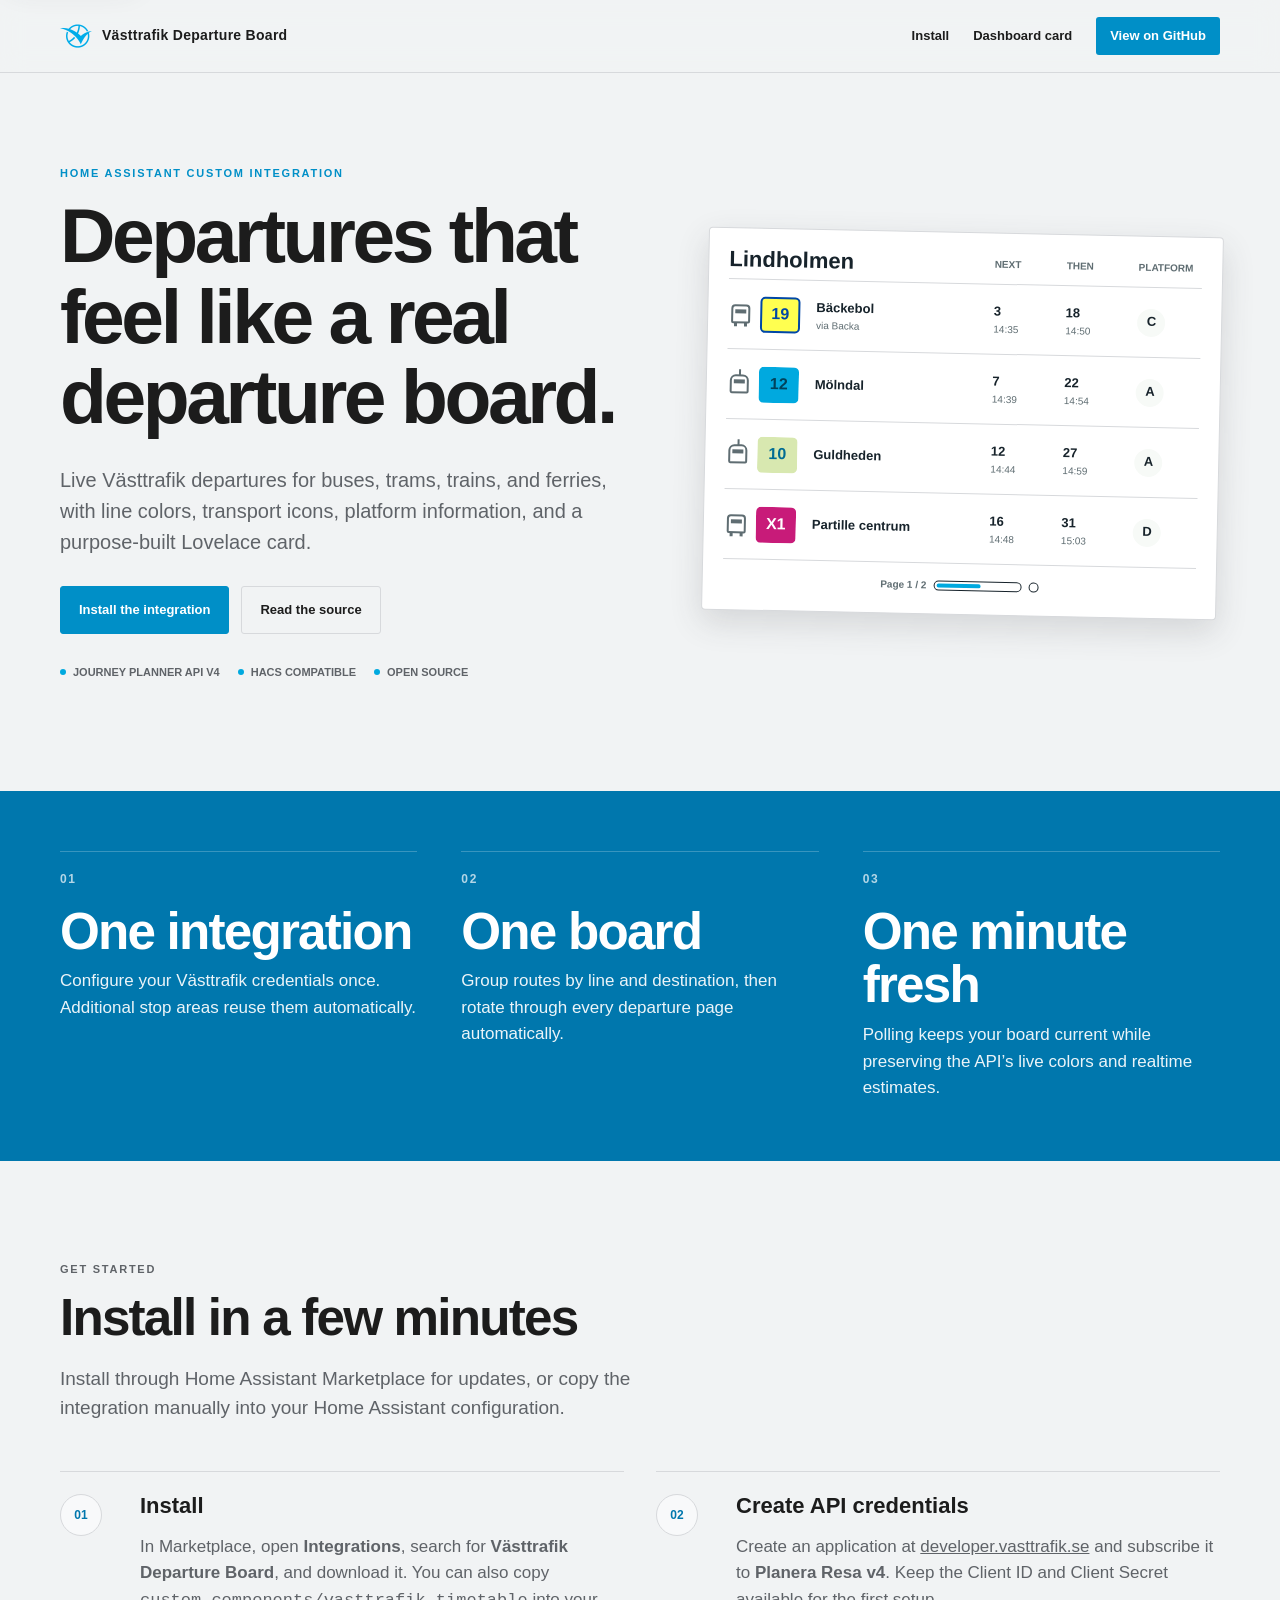
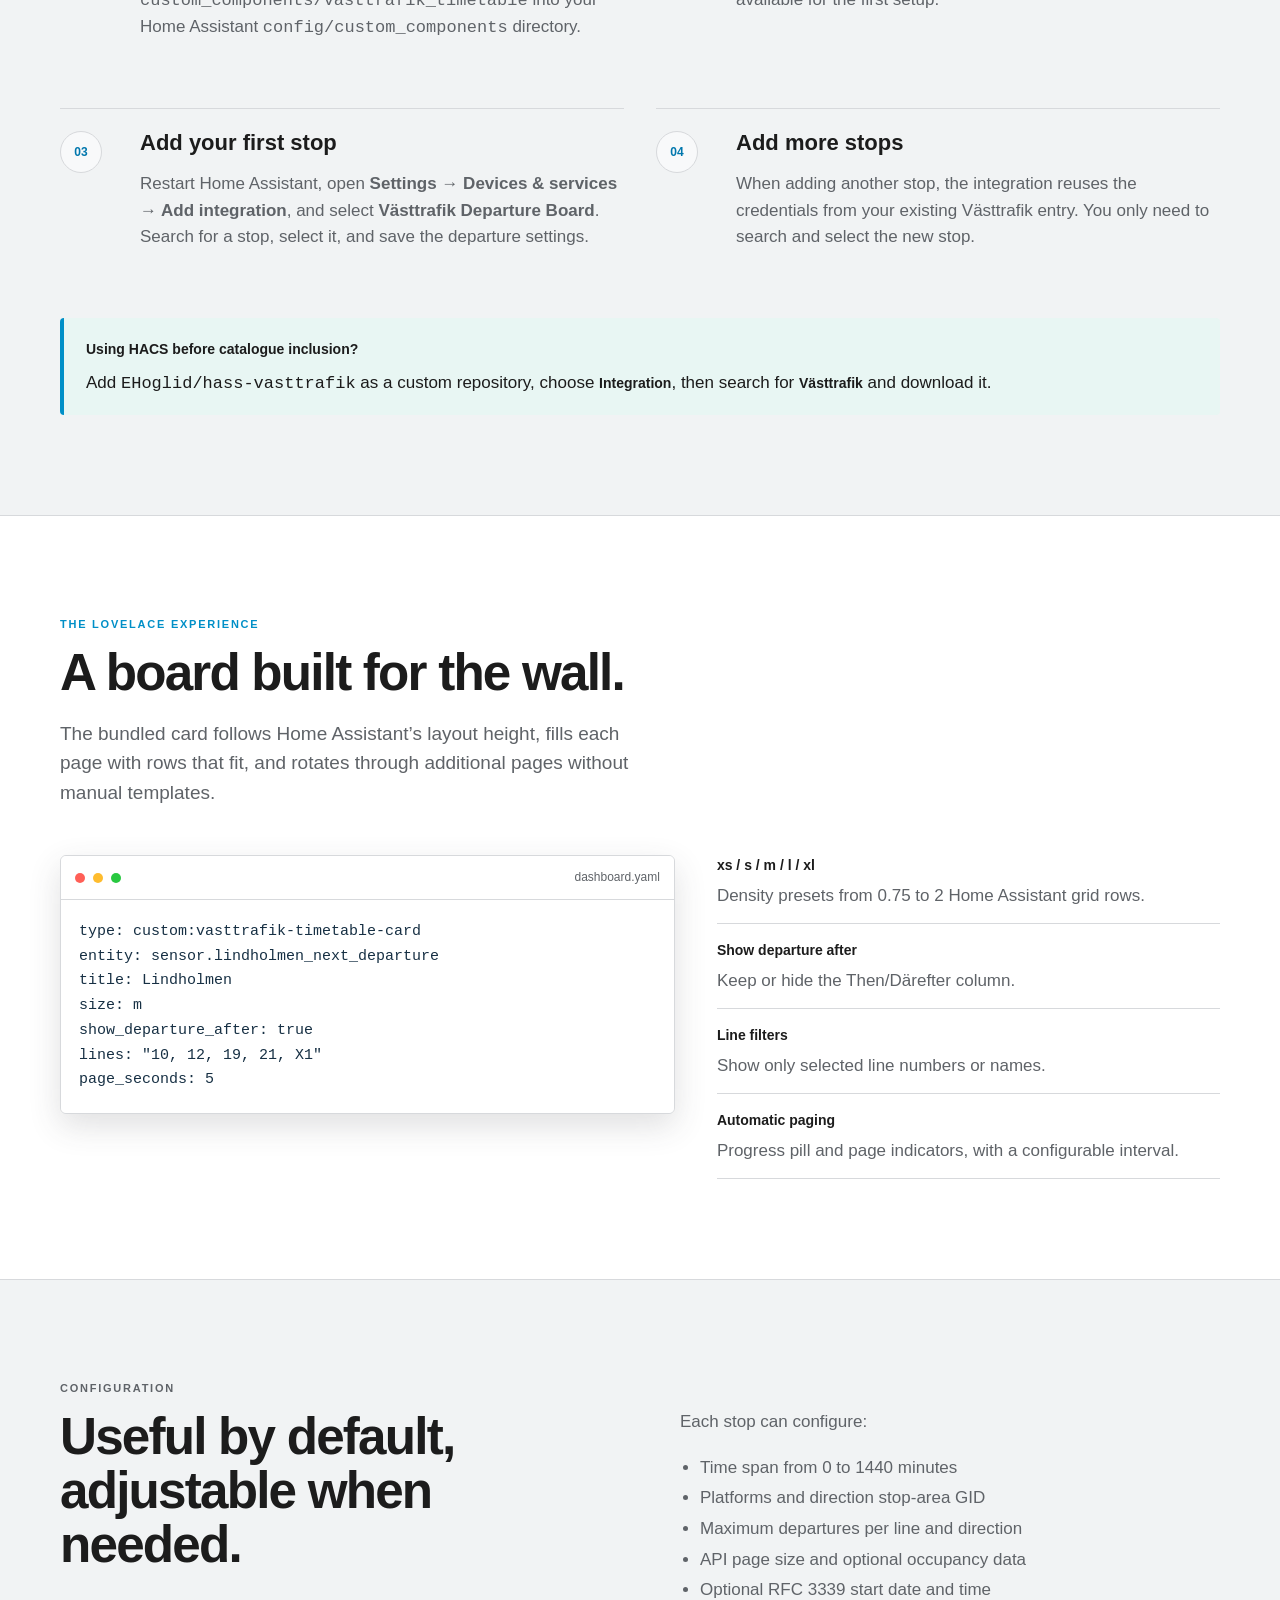
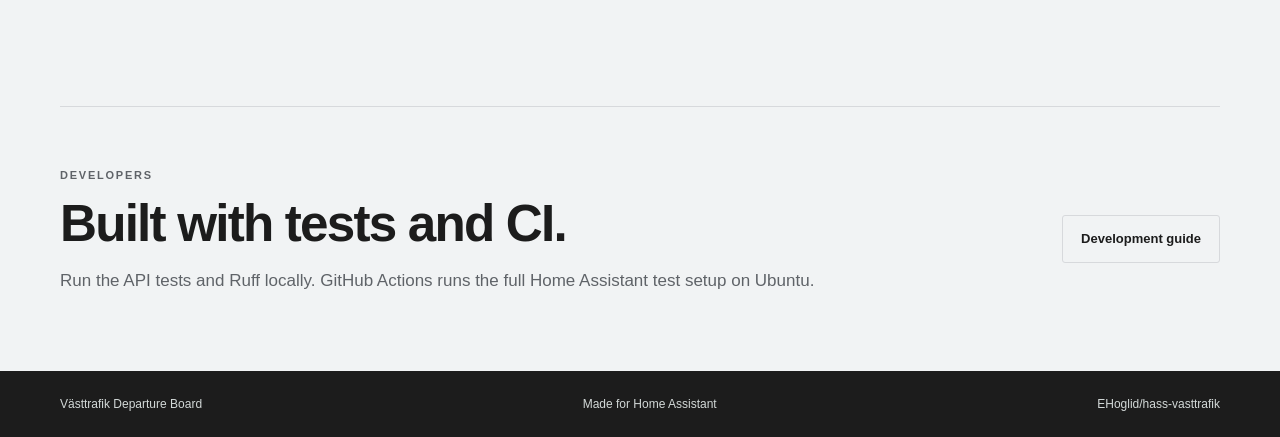
<file: docs/index.html>
<!doctype html>
<html lang="en">
  <head>
    <meta charset="utf-8" />
    <meta name="viewport" content="width=device-width, initial-scale=1" />
    <meta name="theme-color" content="#008fc7" />
    <meta
      name="description"
      content="Västtrafik Departure Board for Home Assistant. Live departures for buses, trams, trains, and ferries."
    />
    <meta
      property="og:title"
      content="Västtrafik Departure Board for Home Assistant"
    />
    <meta
      property="og:description"
      content="Live Västtrafik departures for buses, trams, trains, and ferries."
    />
    <meta property="og:type" content="website" />
    <meta property="og:image" content="vasttrafik-icon.png" />
    <title>Västtrafik Departure Board for Home Assistant</title>
    <link rel="icon" href="vasttrafik-icon.png" type="image/png" />
    <link rel="stylesheet" href="style.css" />
  </head>
  <body>
    <a class="skip-link" href="#main-content">Skip to content</a>

    <header class="site-header">
      <nav class="nav shell" aria-label="Main navigation">
        <a class="brand" href="#top"
          ><img
            class="brand-logo"
            src="vasttrafik-icon.png"
            alt="Västtrafik"
          /><span>Västtrafik Departure Board</span></a
        >
        <div class="nav-links">
          <a href="#install">Install</a>
          <a href="#card">Dashboard card</a>
          <a
            class="nav-cta"
            href="https://github.com/EHoglid/hass-vasttrafik"
            rel="noopener noreferrer"
            >View on GitHub</a
          >
        </div>
      </nav>
    </header>

    <main id="main-content" class="top-shell">
      <section class="hero shell" id="top">
        <div class="hero-copy">
          <p class="eyebrow">Home Assistant custom integration</p>
          <h1>Departures that feel like a real departure board.</h1>
          <p class="hero-text">
            Live Västtrafik departures for buses, trams, trains, and ferries,
            with line colors, transport icons, platform information, and a
            purpose-built Lovelace card.
          </p>
          <div class="hero-actions">
            <a class="button primary" href="#install"
              >Install the integration</a
            >
            <a
              class="button secondary"
              href="https://github.com/EHoglid/hass-vasttrafik"
              rel="noopener noreferrer"
              >Read the source</a
            >
          </div>
          <div class="trust-row" aria-label="Key features">
            <span>Journey Planner API v4</span><span>HACS compatible</span
            ><span>Open source</span>
          </div>
        </div>
        <div
          class="board-preview"
          aria-label="Example departure board showing Lindholmen departures"
        >
          <div class="board-head">
            <span class="stop-title">Lindholmen</span><span>Next</span
            ><span>Then</span><span>Platform</span>
          </div>
          <div class="board-row">
            <span class="mode" aria-label="Bus"
              ><span class="mode-icon bus"></span></span
            ><b class="line yellow">19</b
            ><strong>Bäckebol <small>via Backa</small></strong
            ><b>3 <small>14:35</small></b
            ><b>18 <small>14:50</small></b
            ><i>C</i>
          </div>
          <div class="board-row">
            <span class="mode" aria-label="Tram"
              ><span class="mode-icon tram"></span></span
            ><b class="line aqua">12</b><strong>Mölndal</strong
            ><b>7 <small>14:39</small></b
            ><b>22 <small>14:54</small></b
            ><i>A</i>
          </div>
          <div class="board-row">
            <span class="mode" aria-label="Tram"
              ><span class="mode-icon tram"></span></span
            ><b class="line green">10</b><strong>Guldheden</strong
            ><b>12 <small>14:44</small></b
            ><b>27 <small>14:59</small></b
            ><i>A</i>
          </div>
          <div class="board-row">
            <span class="mode" aria-label="Bus"
              ><span class="mode-icon bus"></span></span
            ><b class="line magenta">X1</b><strong>Partille centrum</strong
            ><b>16 <small>14:48</small></b
            ><b>31 <small>15:03</small></b
            ><i>D</i>
          </div>
          <div class="board-footer" aria-label="Page 1 of 2">
            <span class="page-controls"
              ><span class="page-label">Page 1 / 2</span
              ><span class="page-progress"><span></span></span
              ><span class="page-dot"></span
            ></span>
          </div>
        </div>
      </section>

      <section class="feature-band">
        <div class="shell feature-grid">
          <article>
            <span class="feature-number">01</span>
            <h2>One integration</h2>
            <p>
              Configure your Västtrafik credentials once. Additional stop areas
              reuse them automatically.
            </p>
          </article>
          <article>
            <span class="feature-number">02</span>
            <h2>One board</h2>
            <p>
              Group routes by line and destination, then rotate through every
              departure page automatically.
            </p>
          </article>
          <article>
            <span class="feature-number">03</span>
            <h2>One minute fresh</h2>
            <p>
              Polling keeps your board current while preserving the API’s live
              colors and realtime estimates.
            </p>
          </article>
        </div>
      </section>

      <section id="install" class="content-section shell">
        <div class="section-intro">
          <p class="eyebrow">Get started</p>
          <h2>Install in a few minutes</h2>
          <p>
            Install through Home Assistant Marketplace for updates, or copy the
            integration manually into your Home Assistant configuration.
          </p>
        </div>
        <div class="steps">
          <article class="step">
            <span>01</span>
            <div>
              <h3>Install</h3>
              <p>
                In Marketplace, open <strong>Integrations</strong>, search for
                <strong>Västtrafik Departure Board</strong>, and download it.
                You can also copy
                <code>custom_components/vasttrafik_timetable</code> into your
                Home Assistant <code>config/custom_components</code> directory.
              </p>
            </div>
          </article>
          <article class="step">
            <span>02</span>
            <div>
              <h3>Create API credentials</h3>
              <p>
                Create an application at
                <a href="https://developer.vasttrafik.se/"
                  >developer.vasttrafik.se</a
                >
                and subscribe it to <strong>Planera Resa v4</strong>. Keep the
                Client ID and Client Secret available for the first setup.
              </p>
            </div>
          </article>
          <article class="step">
            <span>03</span>
            <div>
              <h3>Add your first stop</h3>
              <p>
                Restart Home Assistant, open
                <strong>Settings → Devices & services → Add integration</strong
                >, and select <strong>Västtrafik Departure Board</strong>.
                Search for a stop, select it, and save the departure settings.
              </p>
            </div>
          </article>
          <article class="step">
            <span>04</span>
            <div>
              <h3>Add more stops</h3>
              <p>
                When adding another stop, the integration reuses the credentials
                from your existing Västtrafik entry. You only need to search and
                select the new stop.
              </p>
            </div>
          </article>
        </div>
        <div class="hacs-callout">
          <strong>Using HACS before catalogue inclusion?</strong>
          <p>
            Add <code>EHoglid/hass-vasttrafik</code> as a custom repository,
            choose <strong>Integration</strong>, then search for
            <strong>Västtrafik</strong> and download it.
          </p>
        </div>
      </section>

      <section id="card" class="dark-section">
        <div class="shell card-section">
          <div class="section-intro light">
            <p class="eyebrow">The Lovelace experience</p>
            <h2>A board built for the wall.</h2>
            <p>
              The bundled card follows Home Assistant’s layout height, fills
              each page with rows that fit, and rotates through additional pages
              without manual templates.
            </p>
          </div>
          <div class="config-layout">
            <div class="code-window">
              <div class="window-bar">
                <span></span><span></span><span></span><em>dashboard.yaml</em>
              </div>
              <pre><code>type: custom:vasttrafik-timetable-card
entity: sensor.lindholmen_next_departure
title: Lindholmen
size: m
show_departure_after: true
lines: "10, 12, 19, 21, X1"
page_seconds: 5</code></pre>
            </div>
            <div class="settings-list">
              <div>
                <b>xs / s / m / l / xl</b
                ><span
                  >Density presets from 0.75 to 2 Home Assistant grid
                  rows.</span
                >
              </div>
              <div>
                <b>Show departure after</b
                ><span>Keep or hide the Then/Därefter column.</span>
              </div>
              <div>
                <b>Line filters</b
                ><span>Show only selected line numbers or names.</span>
              </div>
              <div>
                <b>Automatic paging</b
                ><span
                  >Progress pill and page indicators, with a configurable
                  interval.</span
                >
              </div>
            </div>
          </div>
        </div>
      </section>

      <section class="content-section shell split-section">
        <div class="section-intro">
          <p class="eyebrow">Configuration</p>
          <h2>Useful by default, adjustable when needed.</h2>
        </div>
        <div class="api-options">
          <p>Each stop can configure:</p>
          <ul>
            <li>Time span from 0 to 1440 minutes</li>
            <li>Platforms and direction stop-area GID</li>
            <li>Maximum departures per line and direction</li>
            <li>API page size and optional occupancy data</li>
            <li>Optional RFC 3339 start date and time</li>
          </ul>
        </div>
      </section>

      <section class="content-section shell install-note">
        <div>
          <p class="eyebrow">Developers</p>
          <h2>Built with tests and CI.</h2>
          <p>
            Run the API tests and Ruff locally. GitHub Actions runs the full
            Home Assistant test setup on Ubuntu.
          </p>
        </div>
        <a
          class="button secondary"
          href="https://github.com/EHoglid/hass-vasttrafik#development"
          rel="noopener noreferrer"
          >Development guide</a
        >
      </section>
    </main>

    <footer class="footer">
      <div class="shell footer-inner">
        <span>Västtrafik Departure Board</span
        ><span>Made for Home Assistant</span
        ><a
          href="https://github.com/EHoglid/hass-vasttrafik"
          rel="noopener noreferrer"
          >EHoglid/hass-vasttrafik</a
        >
      </div>
    </footer>
  </body>
</html>
</file>
<file: docs/style.css>
:root {
  color-scheme: light;

  --page-bg: #f1f3f4;
  --surface: #ffffff;
  --surface-alt: #f8f9fa;
  --surface-strong: #1f1f1f;
  --text: #1c1c1c;
  --text-muted: #5f6368;
  --text-soft: #6b7280;
  --border: #d7d9dc;
  --brand: #008fc7;
  --brand-strong: #0077ad;
  --brand-accent: #00a9df;
  --brand-soft: #d8e8b0;
  --callout-bg: #e8f6f3;
  --footer-bg: #1c1c1c;
  --footer-text: #d3d9d8;
  --button-text: #ffffff;
  --board-bg: #ffffff;
  --board-text: #17232b;
  --board-muted: #5f6d72;
  --board-border: #d7d9dc;
  --platform-bg: #f7faf7;
  --platform-text: #17232b;
  --code-bg: #ffffff;
  --code-text: #173044;
  --shadow: 0 12px 32px rgba(60, 64, 67, 0.16);
}

@media (prefers-color-scheme: dark) {
  :root {
    color-scheme: dark;

    --page-bg: #111111;
    --surface: #1f1f1f;
    --surface-alt: #282828;
    --surface-strong: #202124;
    --text: #f1f3f4;
    --text-muted: #b7bdc2;
    --text-soft: #c9d1d3;
    --border: #45484b;
    --brand: #2db6ea;
    --brand-strong: #1a9ed4;
    --brand-accent: #5bc8f7;
    --brand-soft: #cfe28a;
    --callout-bg: #163b3a;
    --footer-bg: #090909;
    --footer-text: #dfe9e7;
    --button-text: #0b1115;
    --board-bg: #182126;
    --board-text: #f4fbfd;
    --board-muted: #b9c8cc;
    --board-border: #46565c;
    --platform-bg: #2c383b;
    --platform-text: #f4fbfd;
    --code-bg: #131a1e;
    --code-text: #e6fbff;
    --shadow: 0 12px 32px rgba(0, 0, 0, 0.35);
  }
}

* {
  box-sizing: border-box;
}

html {
  scroll-behavior: smooth;
}

body {
  margin: 0;
  color: var(--text);
  background: var(--page-bg);
  font-family: "Segoe UI", Arial, sans-serif;
  font-size: 17px;
  line-height: 1.55;
}

img {
  max-width: 100%;
}

a {
  color: inherit;
}

.skip-link {
  position: fixed;
  top: 12px;
  left: 12px;
  z-index: 20;
  padding: 10px 14px;
  color: var(--button-text);
  background: var(--brand);
  border-radius: 4px;
  box-shadow: var(--shadow);
  transform: translateY(-200%);
  transition: transform 0.2s ease;
  text-decoration: none;
  font-family: Arial, sans-serif;
  font-size: 13px;
  font-weight: 700;
}

.skip-link:focus {
  transform: translateY(0);
}

.shell {
  width: min(1160px, calc(100% - 48px));
  margin: 0 auto;
}

.site-header {
  position: sticky;
  z-index: 10;
  top: 0;
  background: color-mix(in srgb, var(--page-bg) 92%, transparent);
  border-bottom: 1px solid var(--border);
  backdrop-filter: blur(12px);
}

.nav {
  display: flex;
  align-items: center;
  justify-content: space-between;
  min-height: 72px;
  gap: 24px;
}

.brand {
  display: flex;
  align-items: center;
  gap: 10px;
  color: var(--text);
  font-family: Arial, sans-serif;
  font-size: 14px;
  font-weight: 800;
  letter-spacing: 0.02em;
  text-decoration: none;
}

.brand-logo {
  display: block;
  flex: 0 0 32px;
  width: 32px;
  height: 32px;
  max-width: 32px;
  max-height: 32px;
  object-fit: contain;
}

.nav-links {
  display: flex;
  align-items: center;
  gap: 24px;
  font-family: Arial, sans-serif;
  font-size: 13px;
  font-weight: 700;
}

.nav-links a {
  text-decoration: none;
}

.nav-cta,
.button.primary {
  color: var(--button-text);
  background: var(--brand);
  border-color: var(--brand);
}

.nav-cta {
  padding: 9px 14px;
  border-radius: 3px;
}

.hero {
  display: grid;
  grid-template-columns: minmax(0, 1fr) minmax(390px, 0.9fr);
  align-items: center;
  gap: 72px;
  padding: 92px 0 110px;
}

.eyebrow {
  margin: 0 0 13px;
  color: var(--brand);
  font-family: Arial, sans-serif;
  font-size: 11px;
  font-weight: 800;
  letter-spacing: 0.16em;
  text-transform: uppercase;
}

h1,
h2,
h3 {
  margin: 0;
  line-height: 1.05;
  color: var(--text);
}

h1 {
  max-width: 670px;
  font-size: clamp(48px, 6vw, 82px);
  letter-spacing: -0.045em;
}

h2 {
  font-size: clamp(32px, 4vw, 52px);
  letter-spacing: -0.035em;
}

h3 {
  font-size: 22px;
}

.hero-text {
  max-width: 570px;
  margin: 28px 0;
  color: var(--text-muted);
  font-size: 20px;
}

.hero-actions {
  display: flex;
  flex-wrap: wrap;
  gap: 12px;
}

.button {
  display: inline-block;
  padding: 13px 18px;
  border: 1px solid var(--text);
  border-radius: 3px;
  font-family: Arial, sans-serif;
  font-size: 13px;
  font-weight: 800;
  text-decoration: none;
  transition: filter 0.2s ease, opacity 0.2s ease;
}

.button.secondary {
  color: var(--text);
  background: transparent;
  border-color: var(--border);
}

.button:hover,
.nav-links a:hover {
  filter: brightness(0.97);
}

a:focus-visible,
button:focus-visible {
  outline: 3px solid var(--brand-accent);
  outline-offset: 3px;
}

.trust-row {
  display: flex;
  flex-wrap: wrap;
  gap: 18px;
  margin-top: 30px;
  color: var(--text-muted);
  font-family: Arial, sans-serif;
  font-size: 11px;
  font-weight: 700;
  text-transform: uppercase;
}

.trust-row span::before {
  content: "";
  display: inline-block;
  width: 6px;
  height: 6px;
  margin: 0 7px 1px 0;
  background: var(--brand-accent);
  border-radius: 50%;
}

.board-preview {
  padding: 20px;
  color: var(--board-text);
  background: var(--board-bg);
  border: 1px solid var(--board-border);
  border-radius: 4px;
  box-shadow: var(--shadow);
  transform: rotate(1.2deg);
}

.board-top {
  display: flex;
  justify-content: space-between;
  margin-bottom: 20px;
  font-family: Arial, sans-serif;
  font-size: 24px;
  font-weight: 800;
}

.board-top time {
  color: var(--board-muted);
  font-size: 18px;
}

.board-head,
.board-row {
  display: grid;
  grid-template-columns: 24px 48px minmax(0, 1fr) 64px 64px 64px;
  gap: 8px;
  align-items: center;
}

.board-head {
  padding: 0 0 8px;
  color: var(--board-muted);
  border-bottom: 1px solid var(--board-border);
  font-family: Arial, sans-serif;
  font-size: 10px;
  font-weight: 700;
  text-transform: uppercase;
}

.board-head .stop-title {
  grid-column: 1 / 4;
  color: var(--board-text);
  font-size: 22px;
  line-height: 1;
  text-transform: none;
}

.board-row {
  min-height: 70px;
  border-bottom: 1px solid var(--board-border);
  font-family: Arial, sans-serif;
  font-size: 13px;
}

.board-row strong {
  overflow: hidden;
  text-overflow: ellipsis;
  white-space: nowrap;
}

.board-row small {
  display: block;
  color: var(--board-muted);
  font-size: 10px;
  font-weight: 400;
}

.board-row i {
  display: grid;
  place-items: center;
  width: 28px;
  height: 28px;
  color: var(--platform-text);
  background: var(--platform-bg);
  border-radius: 50%;
  font-style: normal;
  font-weight: 800;
}

.mode {
  color: var(--board-muted);
  display: grid;
  place-items: center;
  text-align: center;
}

.mode-icon {
  position: relative;
  display: block;
  width: 19px;
  height: 19px;
  border: 2px solid currentColor;
}

.mode-icon.bus {
  border-radius: 4px 4px 2px 2px;
}

.mode-icon.bus::before {
  position: absolute;
  top: 3px;
  right: 2px;
  left: 2px;
  height: 4px;
  background: currentColor;
  content: "";
}

.mode-icon.bus::after {
  position: absolute;
  right: 1px;
  bottom: -5px;
  left: 1px;
  height: 4px;
  border-right: 3px solid currentColor;
  border-left: 3px solid currentColor;
  content: "";
}

.mode-icon.tram {
  border-radius: 6px 6px 2px 2px;
}

.mode-icon.tram::before {
  position: absolute;
  top: 3px;
  right: 2px;
  left: 2px;
  height: 4px;
  background: currentColor;
  content: "";
}

.mode-icon.tram::after {
  position: absolute;
  top: -7px;
  left: 7px;
  width: 2px;
  height: 6px;
  background: currentColor;
  content: "";
}

.line {
  display: grid;
  place-items: center;
  width: 40px;
  height: 36px;
  border: 2px solid transparent;
  border-radius: 5px;
  font-size: 16px;
  font-weight: 900;
}

.yellow {
  color: #0047a6;
  background: #ffff50;
  border: 2px solid #0047a6;
}

.aqua {
  color: #00435c;
  background: var(--brand-accent);
}

.green {
  color: #006c93;
  background: var(--brand-soft);
}

.magenta {
  color: #ffffff;
  background: #c81b79;
}

.board-footer {
  display: flex;
  align-items: center;
  padding-top: 14px;
  color: var(--board-muted);
  font-family: Arial, sans-serif;
  font-size: 10px;
  font-weight: 700;
}

.page-label {
  white-space: nowrap;
}

.page-controls {
  display: flex;
  align-items: center;
  justify-content: center;
  width: 100%;
  gap: 7px;
}

.page-progress {
  display: block;
  width: 88px;
  height: 10px;
  padding: 2px;
  overflow: hidden;
  border: 1px solid var(--board-text);
  border-radius: 8px;
}

.page-progress span {
  display: block;
  width: 54%;
  height: 100%;
  background: var(--brand-accent);
  border-radius: 5px;
}

.page-dot {
  display: block;
  width: 10px;
  height: 10px;
  border: 1px solid var(--board-text);
  border-radius: 50%;
}

.feature-band {
  color: #ffffff;
  background: var(--brand-strong);
}

.feature-grid {
  display: grid;
  grid-template-columns: repeat(3, minmax(0, 1fr));
  gap: 44px;
  padding: 60px 0;
}

.feature-grid article {
  border-top: 1px solid rgba(255, 255, 255, 0.22);
  padding-top: 18px;
}

.feature-number {
  display: block;
  margin-bottom: 16px;
  color: rgba(255, 255, 255, 0.7);
  font-family: Arial, sans-serif;
  font-size: 12px;
  font-weight: 800;
  letter-spacing: 0.14em;
  text-transform: uppercase;
}

.feature-grid h2 {
  margin-bottom: 10px;
  color: #ffffff;
}

.feature-grid p {
  margin: 0;
  color: rgba(255, 255, 255, 0.92);
}

.content-section {
  padding: 100px 0;
}

.section-intro {
  max-width: 600px;
  margin-bottom: 48px;
}

.section-intro > p:last-child {
  color: var(--text-muted);
  font-size: 19px;
}

.steps {
  display: grid;
  grid-template-columns: repeat(2, minmax(0, 1fr));
  gap: 28px 32px;
}

.step {
  display: grid;
  grid-template-columns: 60px minmax(0, 1fr);
  gap: 20px;
  align-items: start;
  padding: 22px 0;
  border-top: 1px solid var(--border);
}

.step > span {
  display: inline-grid;
  place-items: center;
  width: 42px;
  height: 42px;
  background: var(--surface-alt);
  border: 1px solid var(--border);
  border-radius: 50%;
  color: var(--brand-strong);
  font-family: Arial, sans-serif;
  font-size: 12px;
  font-weight: 800;
}

.step p,
.api-options p,
.install-note p,
.section-intro p {
  color: var(--text-muted);
}

.step h3 {
  margin-bottom: 8px;
}

.hacs-callout {
  margin-top: 28px;
  padding: 18px 22px;
  color: var(--text);
  background: var(--callout-bg);
  border-left: 4px solid var(--brand);
  border-radius: 4px;
}

.hacs-callout strong {
  font-family: Arial, sans-serif;
  font-size: 14px;
}

.hacs-callout p {
  margin: 8px 0 0;
  color: var(--text);
}

.dark-section {
  color: var(--text);
  background: var(--surface);
  border-top: 1px solid var(--border);
  border-bottom: 1px solid var(--border);
}

.card-section {
  padding: 100px 0;
}

.light .eyebrow {
  color: var(--brand);
}

.config-layout {
  display: grid;
  grid-template-columns: minmax(0, 1.1fr) minmax(260px, 0.9fr);
  gap: 42px;
  align-items: start;
}

.code-window {
  background: var(--surface-alt);
  border: 1px solid var(--border);
  border-radius: 6px;
  overflow: hidden;
  box-shadow: var(--shadow);
}

.window-bar {
  display: flex;
  align-items: center;
  gap: 8px;
  padding: 12px 14px;
  background: var(--surface);
  border-bottom: 1px solid var(--border);
  font-family: Arial, sans-serif;
  color: var(--text-muted);
}

.window-bar span {
  display: block;
  width: 10px;
  height: 10px;
  border-radius: 50%;
  background: #d1d5db;
}

.window-bar span:nth-child(1) { background: #ff5f57; }
.window-bar span:nth-child(2) { background: #febc2e; }
.window-bar span:nth-child(3) { background: #28c840; }

.window-bar em {
  margin-left: auto;
  font-style: normal;
  font-size: 12px;
}

.code-window pre {
  margin: 0;
  padding: 20px 18px;
  overflow-x: auto;
  color: var(--code-text);
  background: var(--code-bg);
  font-size: 15px;
  line-height: 1.65;
}

.settings-list {
  display: grid;
  gap: 16px;
}

.settings-list div {
  display: grid;
  gap: 6px;
  padding-bottom: 14px;
  border-bottom: 1px solid var(--border);
}

.settings-list b {
  font-family: Arial, sans-serif;
  font-size: 14px;
}

.settings-list span {
  color: var(--text-muted);
}

.split-section {
  display: grid;
  grid-template-columns: 1fr 1fr;
  gap: 80px;
}

.split-section .section-intro {
  margin-bottom: 0;
}

.api-options {
  padding-top: 12px;
  color: var(--text-muted);
}

.api-options ul {
  margin: 14px 0 0;
  padding-left: 20px;
  line-height: 1.8;
}

.install-note {
  display: flex;
  align-items: center;
  justify-content: space-between;
  gap: 24px;
  padding-top: 60px;
  padding-bottom: 60px;
  border-top: 1px solid var(--border);
}

.footer {
  padding: 24px 0;
  color: var(--footer-text);
  background: var(--footer-bg);
  font-family: Arial, sans-serif;
  font-size: 12px;
}

.footer-inner {
  display: flex;
  justify-content: space-between;
  gap: 20px;
}

.footer a {
  color: inherit;
  text-decoration: none;
}

@media (max-width: 840px) {
  .hero,
  .config-layout,
  .split-section {
    grid-template-columns: 1fr;
    gap: 42px;
  }

  .hero {
    padding-top: 62px;
  }

  .feature-grid {
    grid-template-columns: 1fr;
    gap: 28px;
  }

  .steps {
    grid-template-columns: 1fr;
  }
}

@media (max-width: 620px) {
  .shell {
    width: min(100% - 30px, 1160px);
  }

  .nav {
    min-height: 62px;
  }

  .nav-links a:not(.nav-cta) {
    display: none;
  }

  .hero {
    padding-bottom: 70px;
  }

  .hero-text {
    font-size: 18px;
  }

  .install-note,
  .footer-inner {
    flex-direction: column;
    align-items: flex-start;
  }
}
</file>
